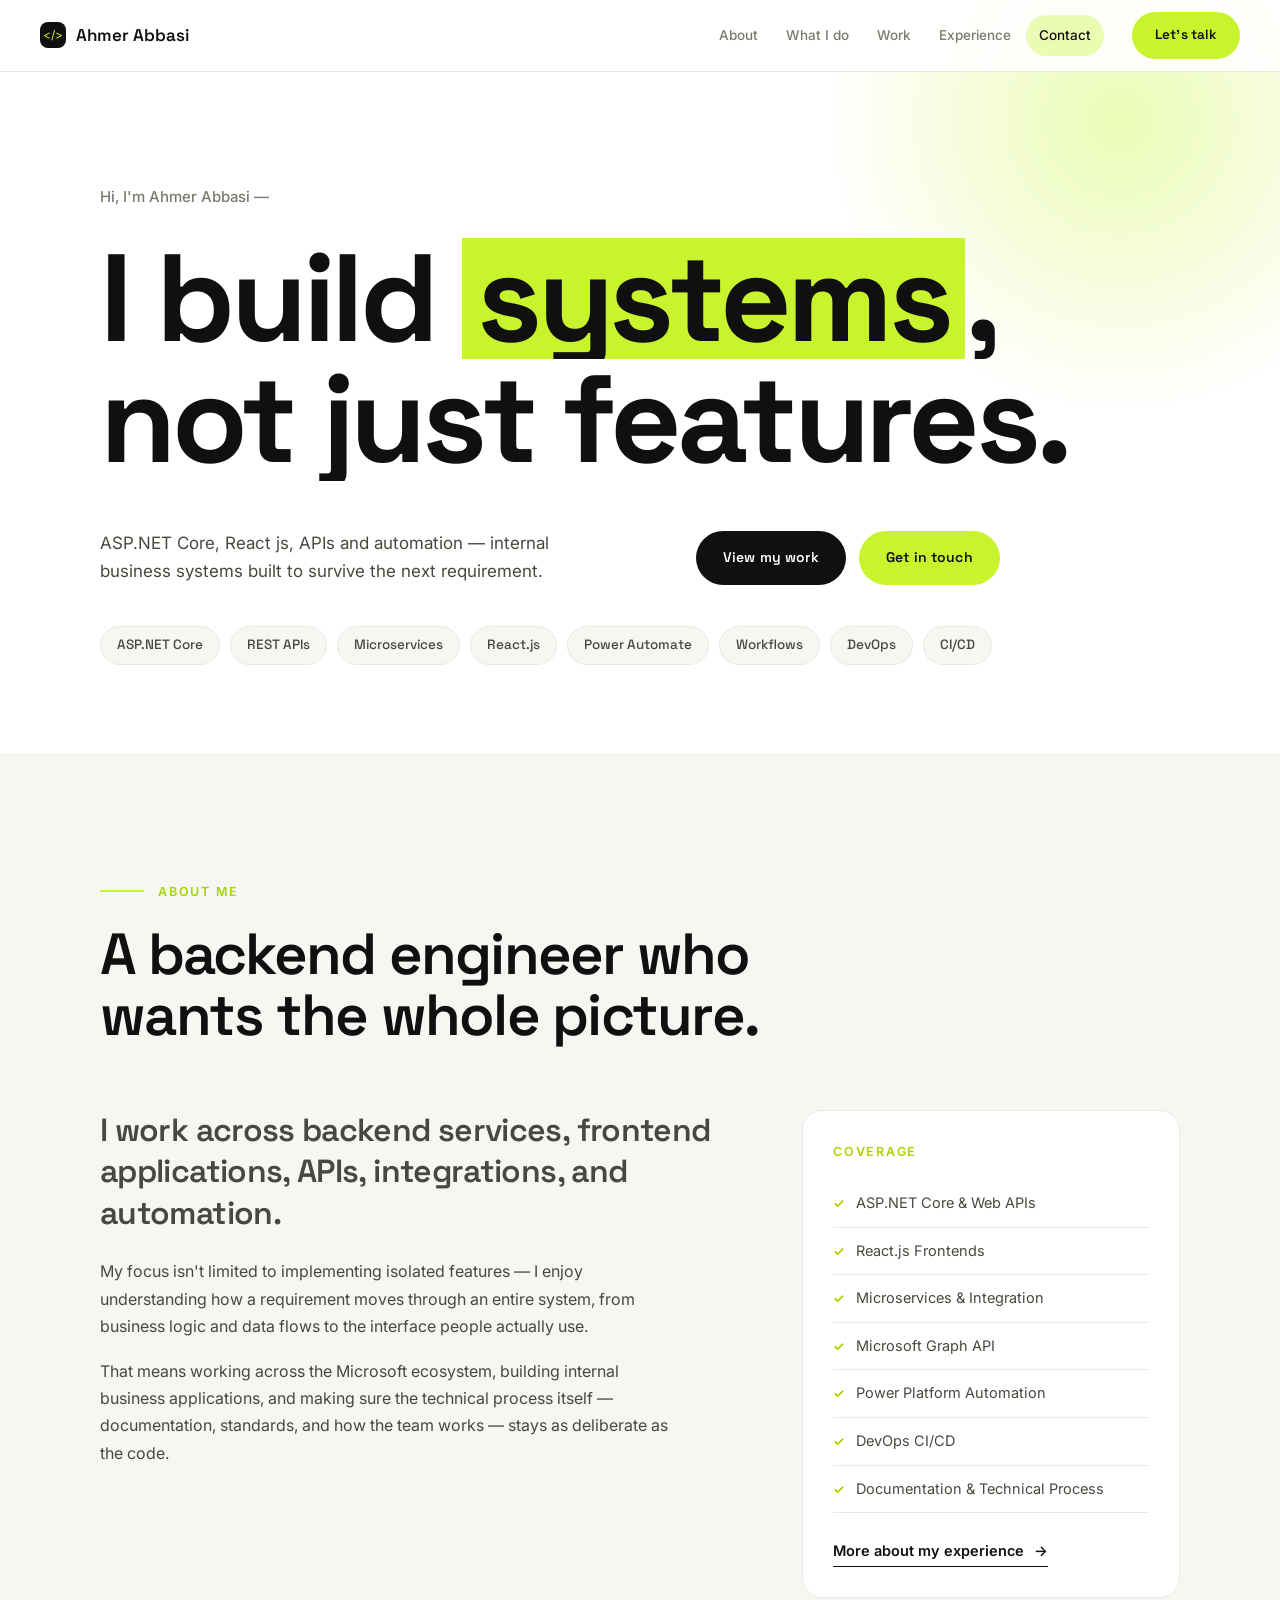
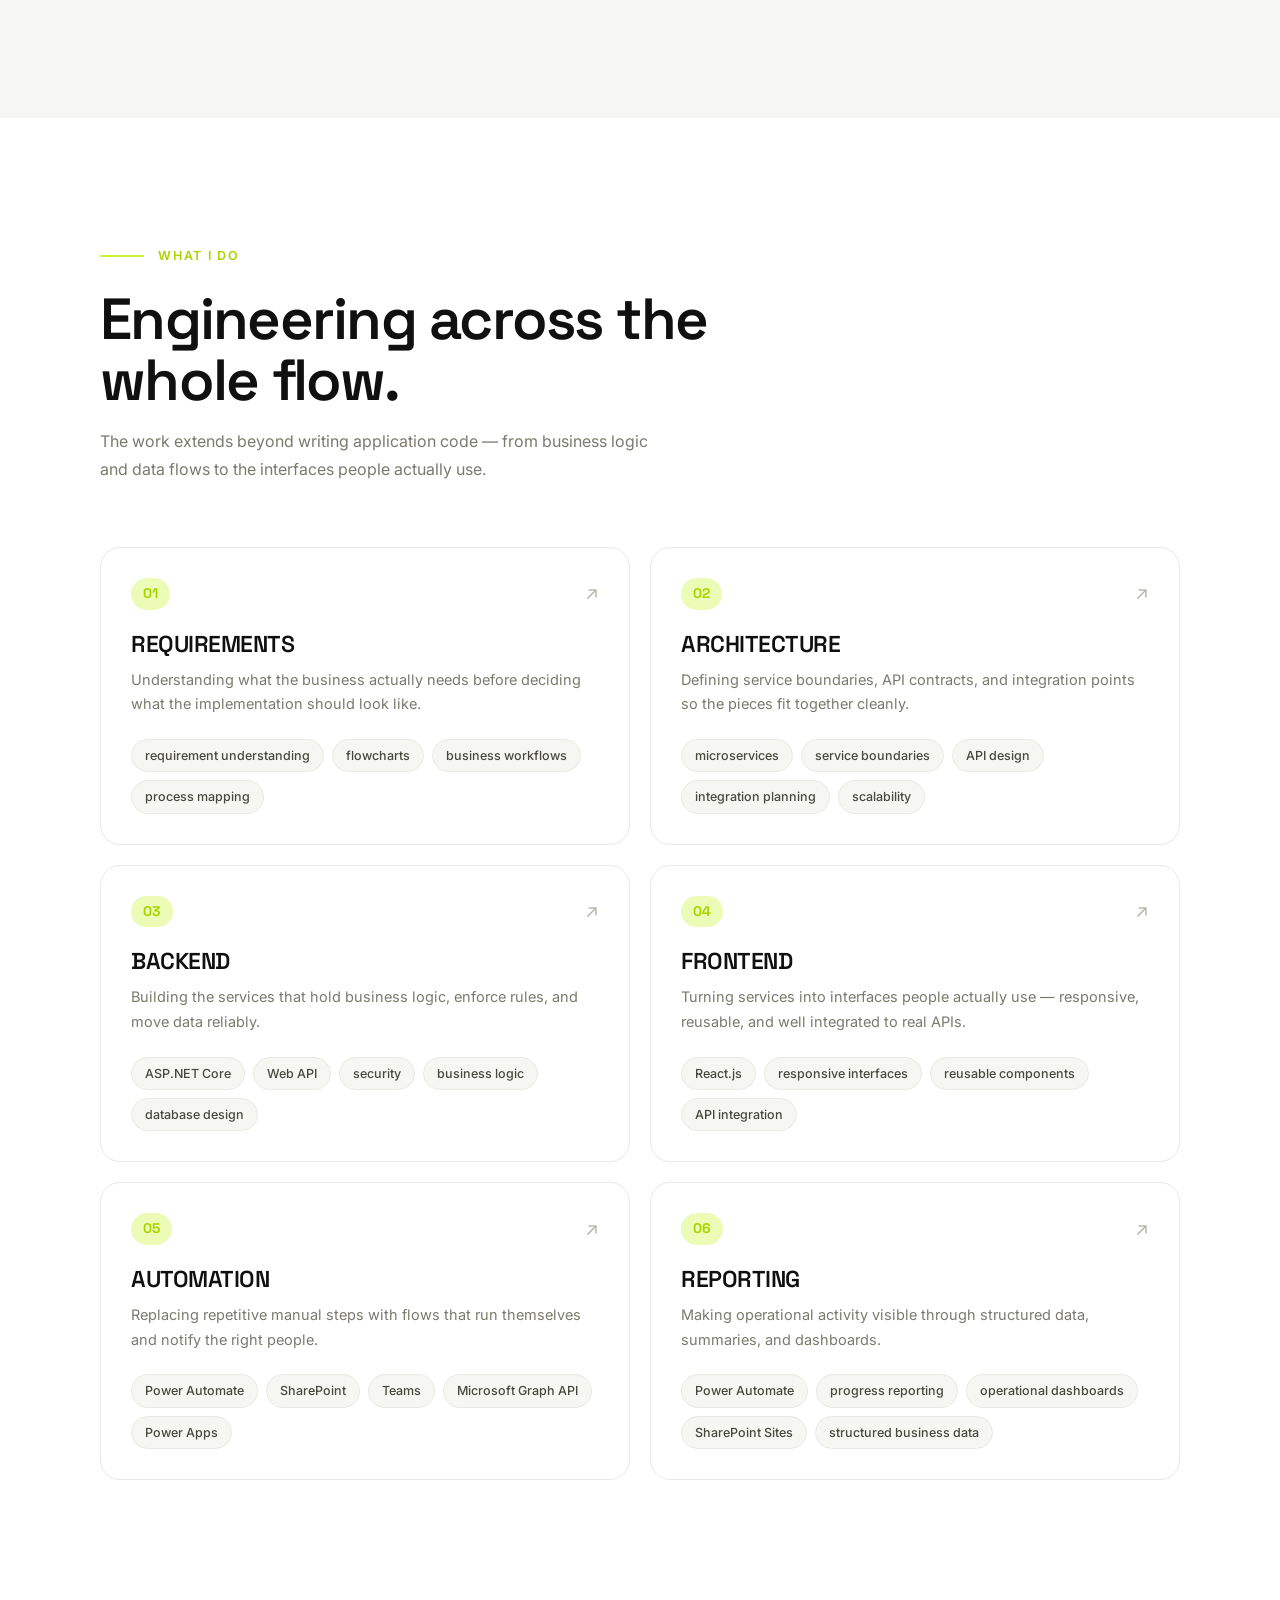
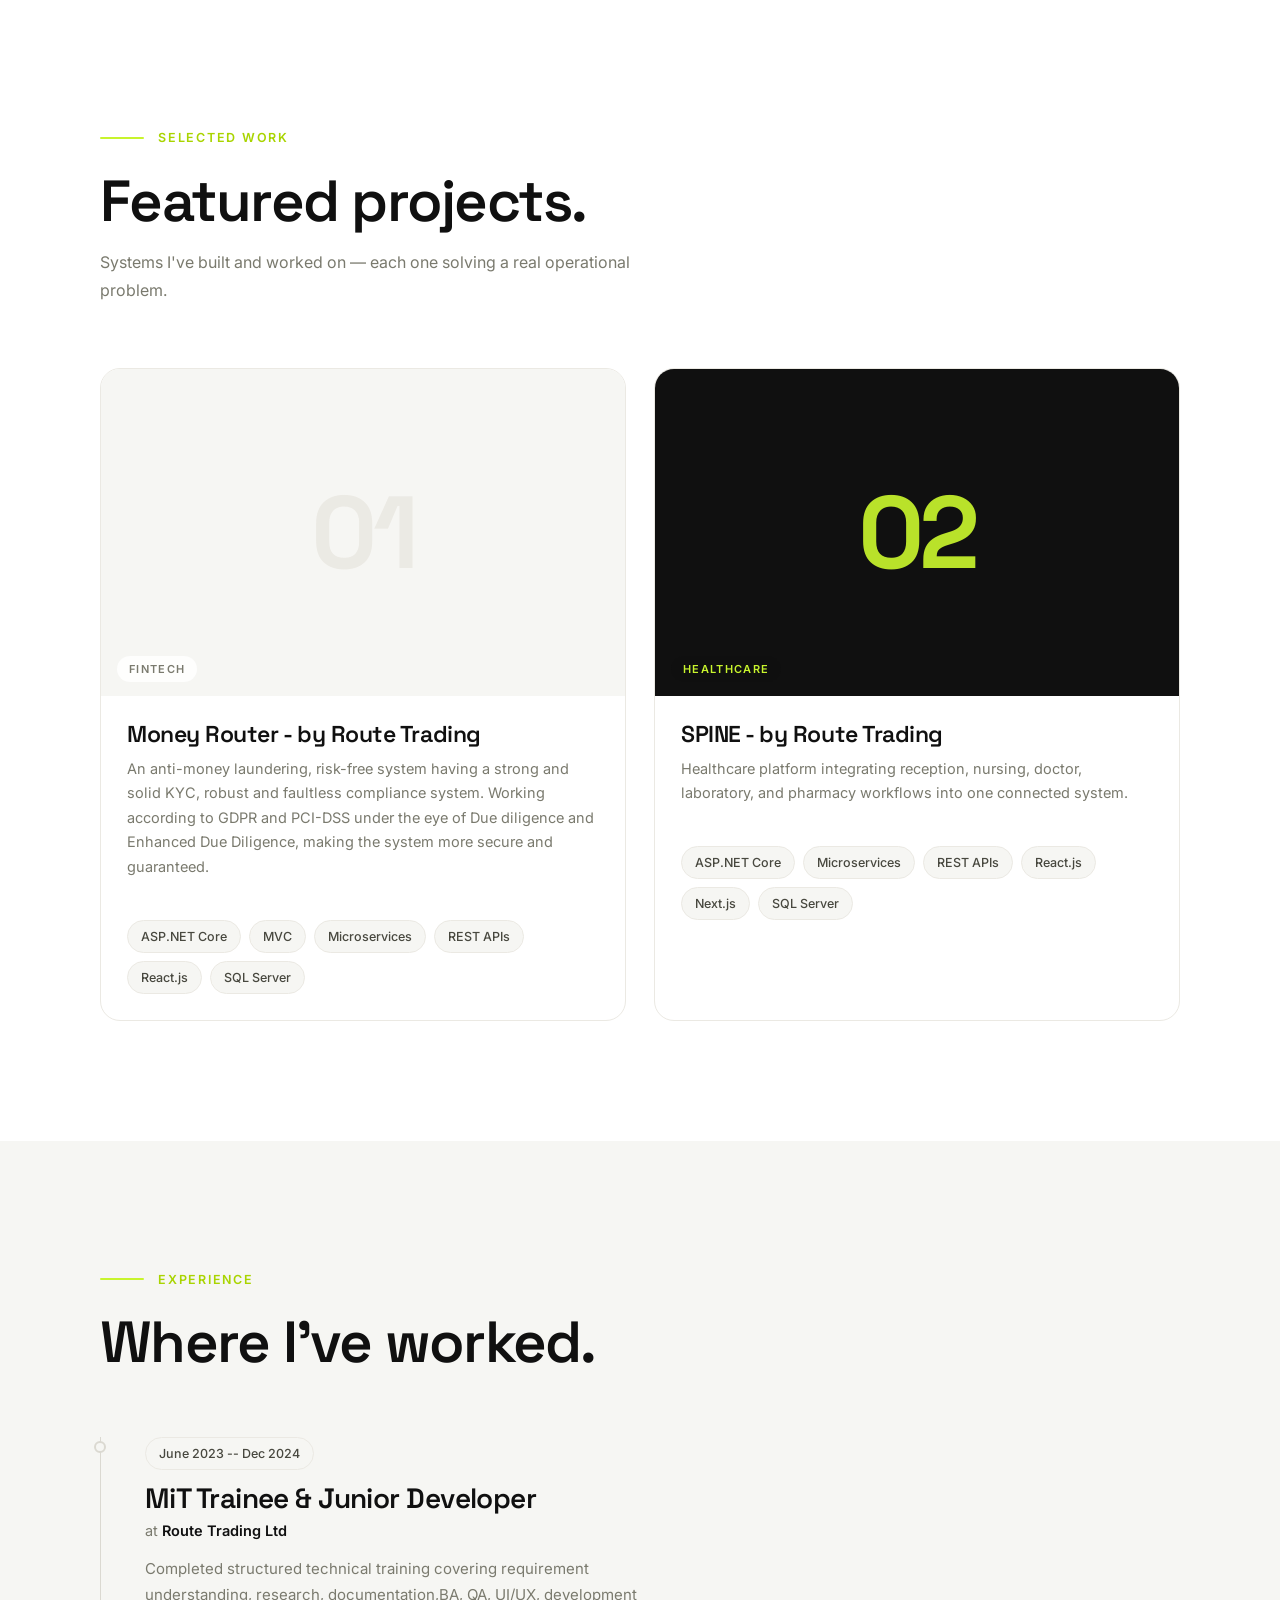
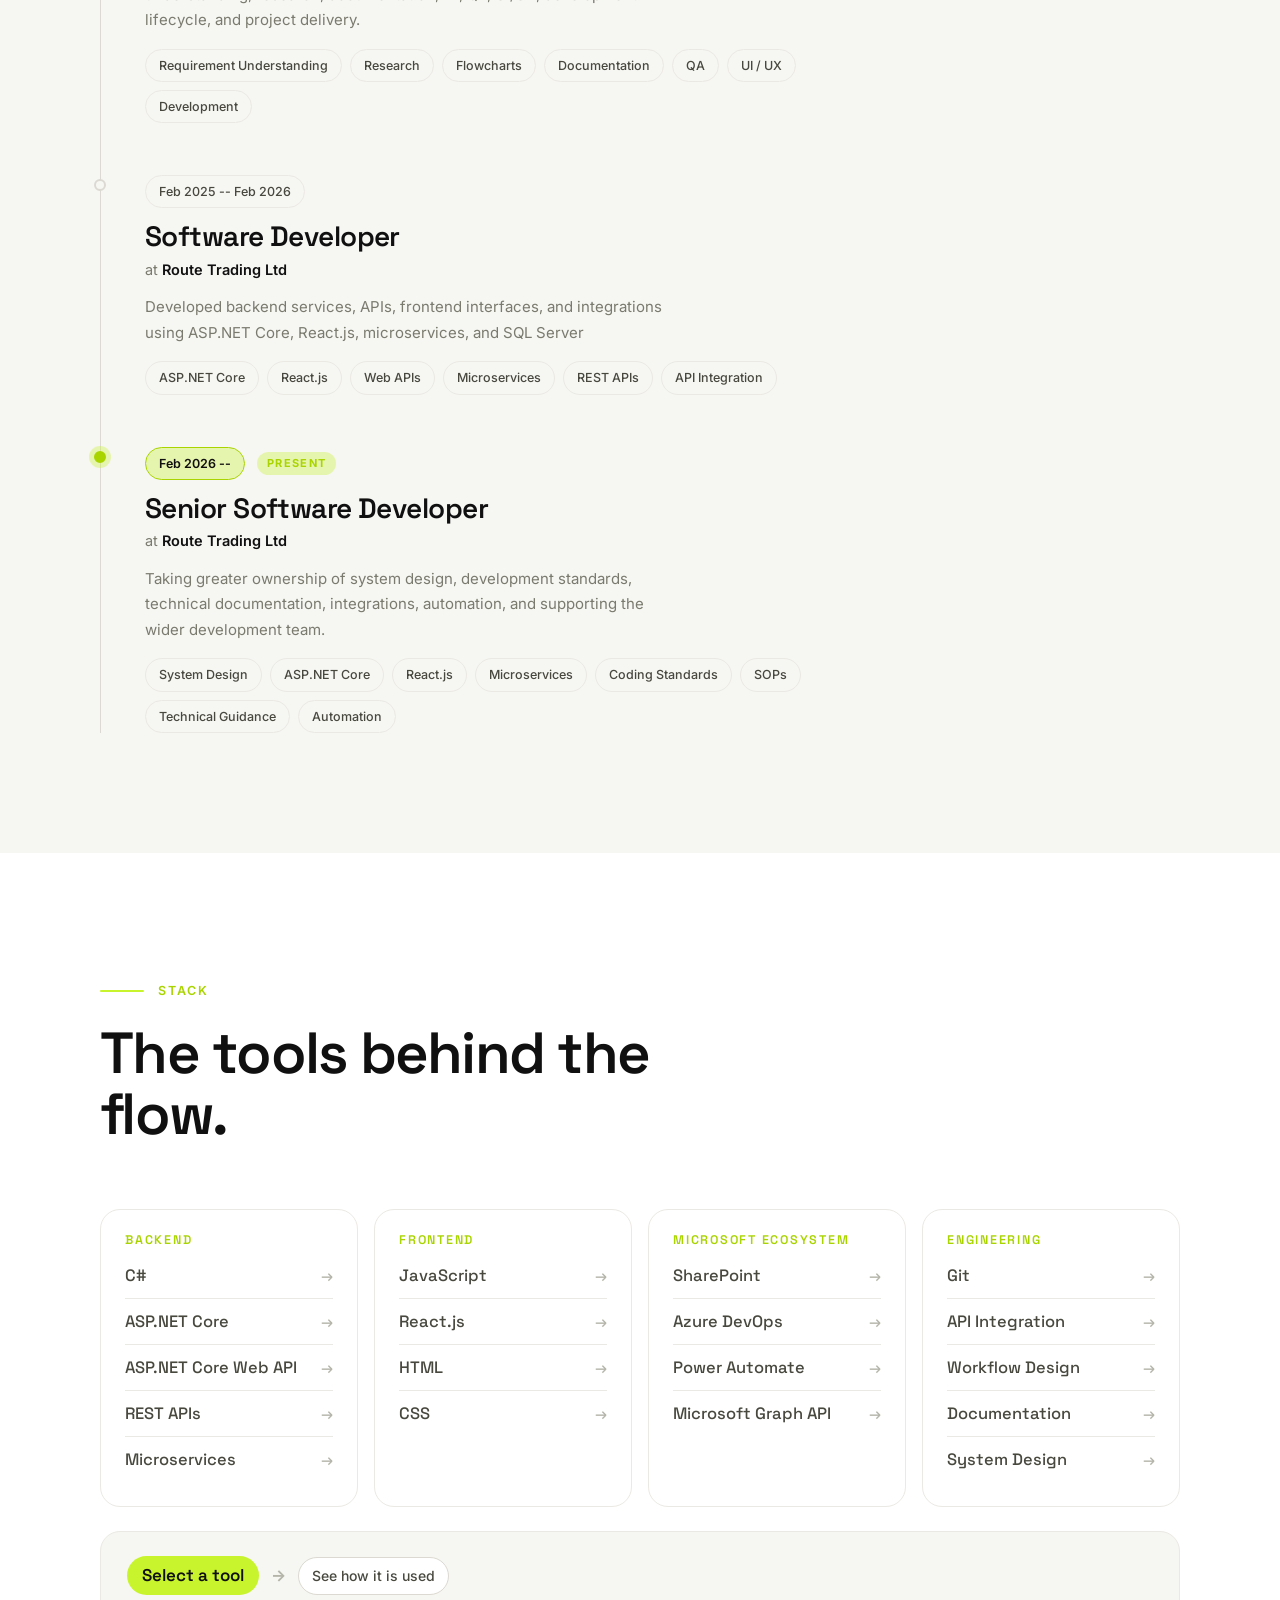
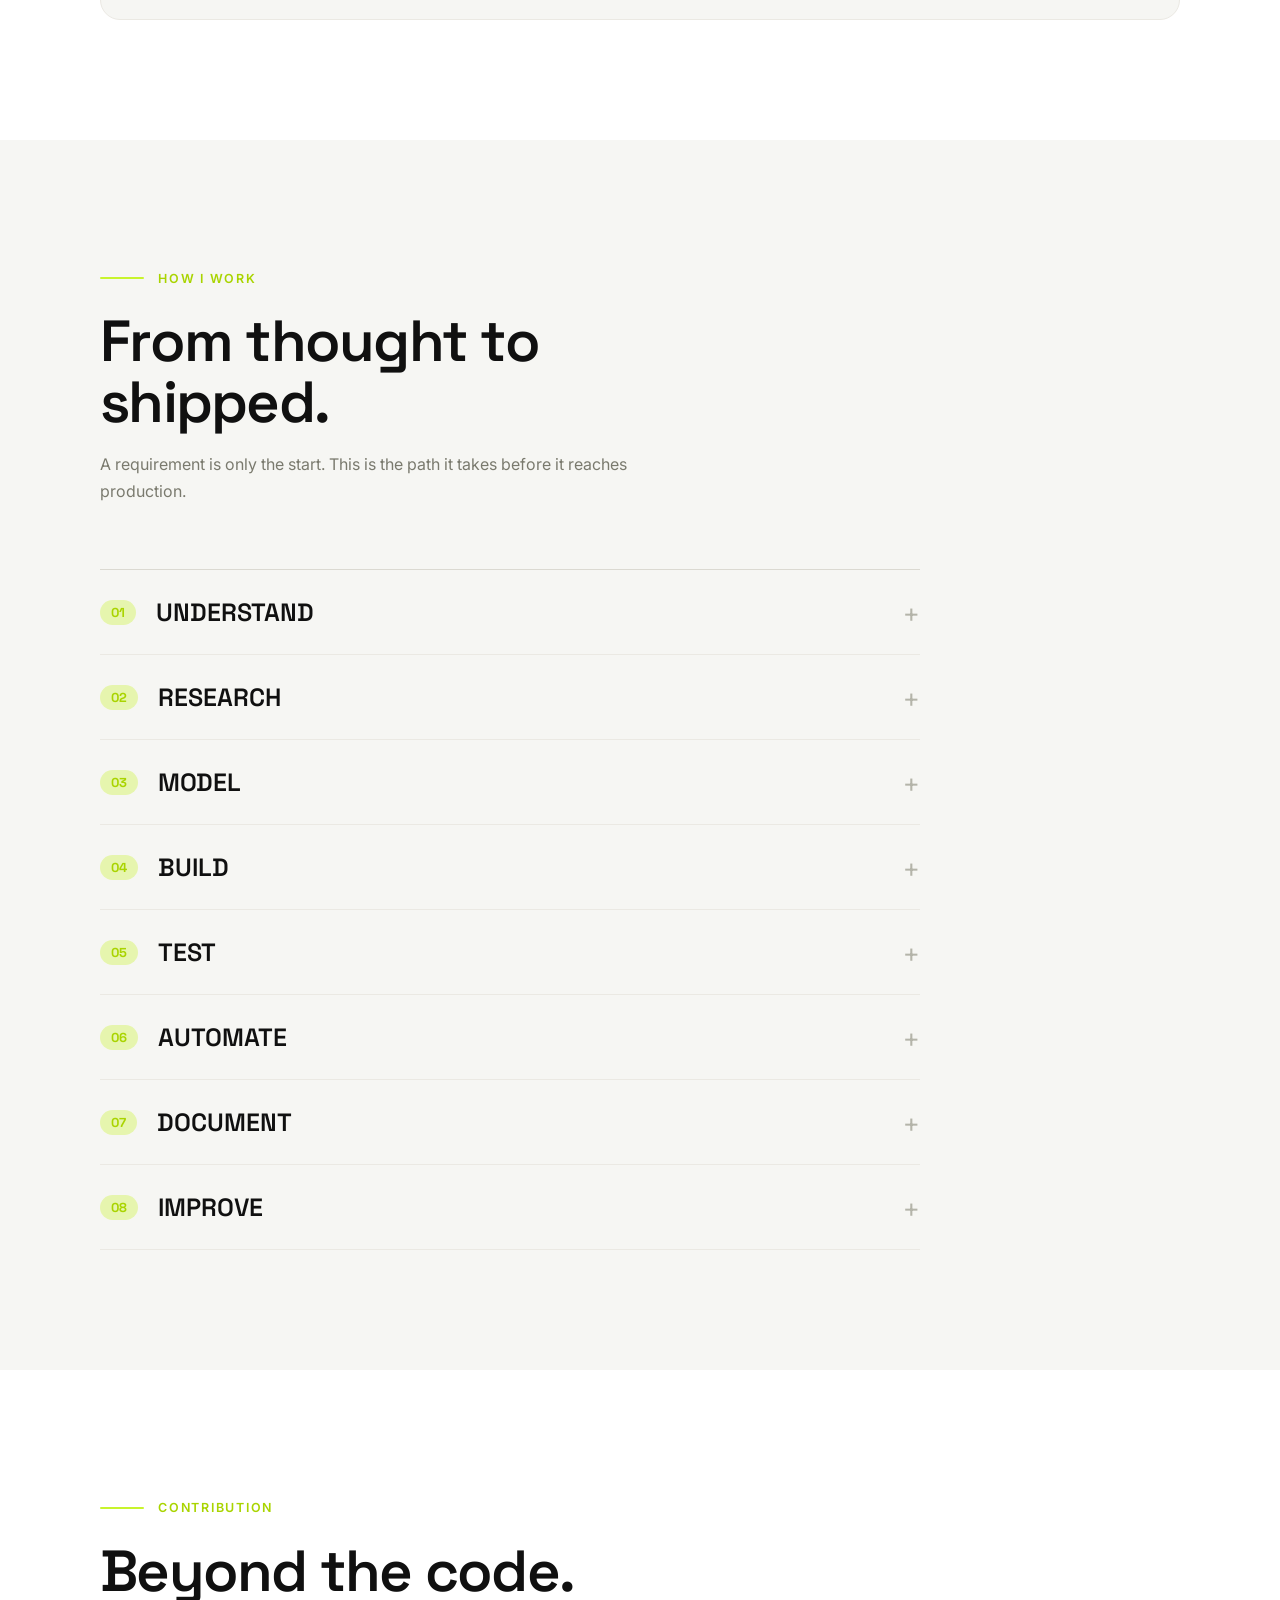
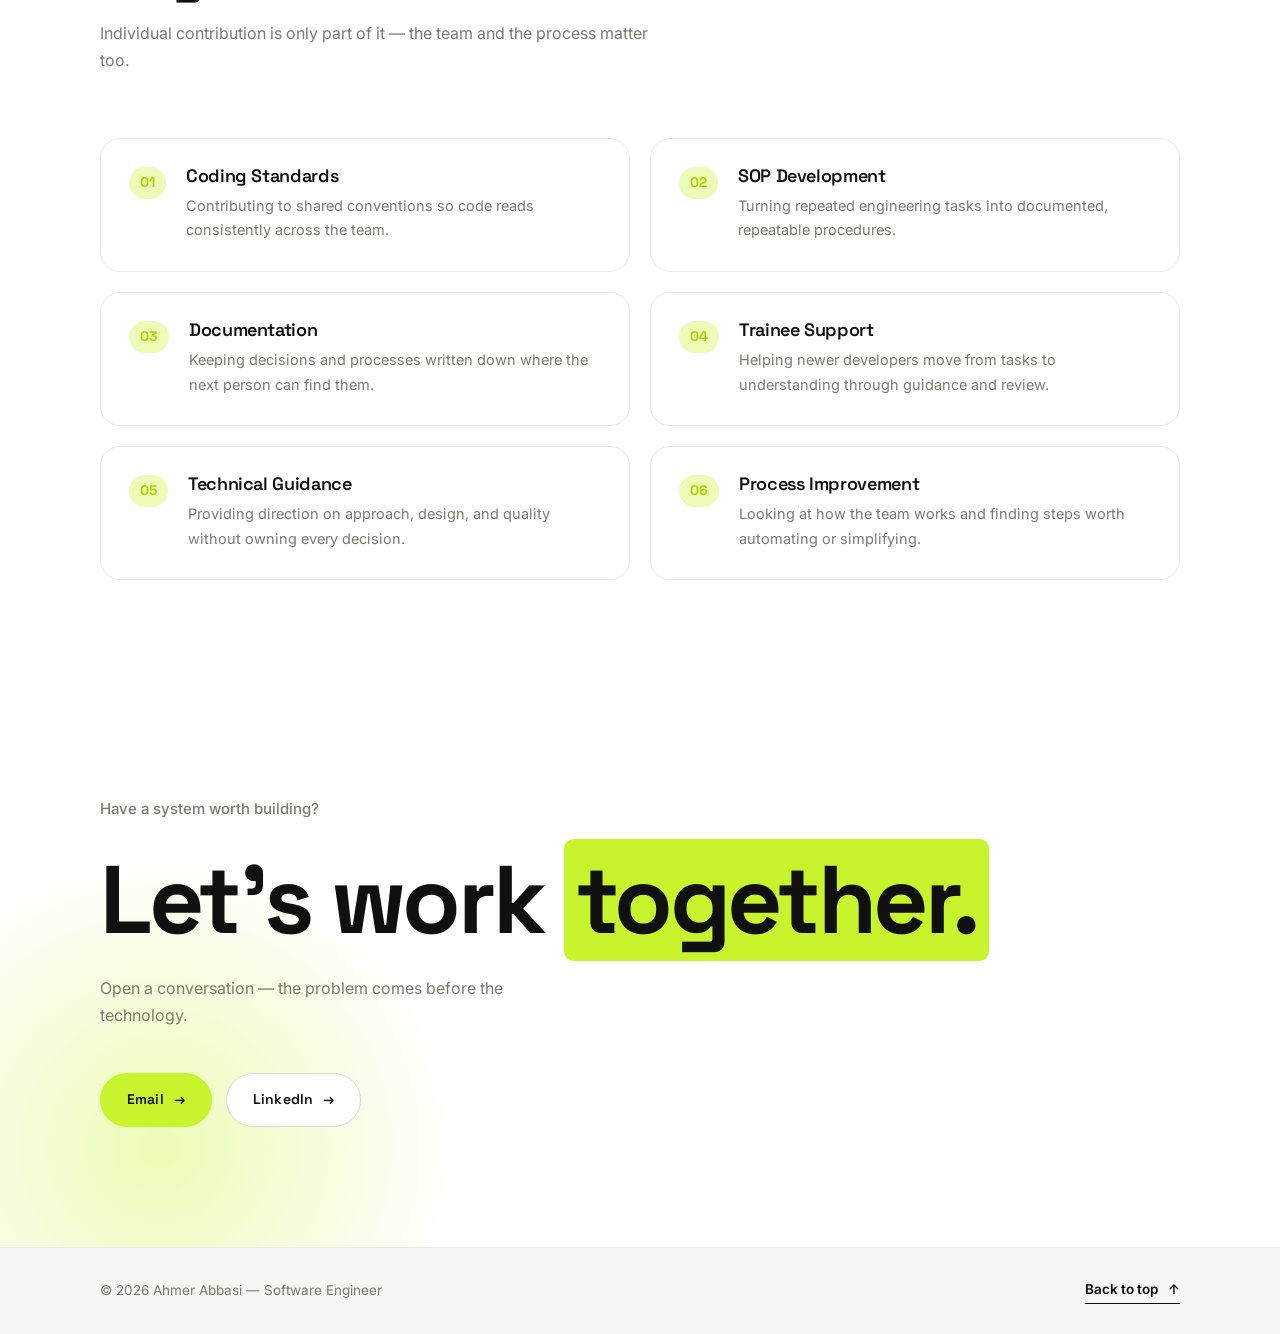
<file: index.html>
<!DOCTYPE html>
<html lang="en">
<head>
<meta charset="UTF-8">
<meta name="viewport" content="width=device-width, initial-scale=1.0">
<title>Ahmer Abbasi — Software Engineer | ASP.NET Core, React &amp; Systems</title>
<meta name="description" content="Ahmer Abbasi is a software engineer building backend services, React applications, automation workflows, and internal business systems.">
<meta name="theme-color" content="#FFFFFF">

<!-- Canonical URL is injected from js/data.js (single source of truth). -->
<link rel="canonical" href="">

<!-- Open Graph -->
<meta property="og:type" content="website">
<meta property="og:title" content="Ahmer Abbasi — Software Engineer | ASP.NET Core, React &amp; Systems">
<meta property="og:description" content="Software engineer building backend services, React applications, automation workflows, and internal business systems.">
<meta property="og:url" content="">
<meta property="og:site_name" content="Ahmer Abbasi">

<!-- Twitter -->
<meta name="twitter:card" content="summary">
<meta name="twitter:title" content="Ahmer Abbasi — Software Engineer | ASP.NET Core, React &amp; Systems">
<meta name="twitter:description" content="Software engineer building backend services, React applications, automation workflows, and internal business systems.">

<link rel="preconnect" href="https://fonts.googleapis.com">
<link rel="preconnect" href="https://fonts.gstatic.com" crossorigin>
<link href="https://fonts.googleapis.com/css2?family=Space+Grotesk:wght@400;500;600;700&family=Inter:wght@400;500;600&display=swap" rel="stylesheet">

<link rel="stylesheet" href="css/style.css">
<link rel="stylesheet" href="css/animations.css">
<link rel="stylesheet" href="css/responsive.css">
<noscript><style>.reveal{opacity:1!important;transform:none!important}.line-inner{transform:none!important}</style></noscript>
</head>
<body class="is-loading">

<a class="skip-link" href="#main">Skip to content</a>

<div class="scroll-progress" id="scroll-progress" aria-hidden="true"></div>

<!-- Header -->
<header class="site-header" id="site-header">
  <div class="container header-inner">
    <a class="brand" href="#hero" aria-label="Ahmer Abbasi — home">
      <span class="brand-mark" aria-hidden="true">&lt;/&gt;</span>
      <span class="brand-name">Ahmer Abbasi</span>
    </a>

    <nav class="site-nav" id="site-nav" aria-label="Primary">
      <ul class="nav-list">
        <li><a class="nav-link" href="#about">About</a></li>
        <li><a class="nav-link" href="#systems">What I do</a></li>
        <li><a class="nav-link" href="#projects">Work</a></li>
        <li><a class="nav-link" href="#experience">Experience</a></li>
        <li><a class="nav-link" href="#contact">Contact</a></li>
      </ul>
      <a class="pill pill-accent nav-cta" href="#contact">Let's talk</a>
    </nav>

    <button class="nav-toggle" id="nav-toggle" aria-expanded="false" aria-controls="site-nav">
      <span class="toggle-bar"></span>
      <span class="toggle-bar"></span>
      <span class="sr-only">Open menu</span>
    </button>
  </div>
</header>

<main id="main">

  <!-- ============ HERO ============ -->
  <section class="hero" id="hero" aria-label="Introduction">
    <div class="container">
      <p class="hero-greet reveal">Hi, I'm Ahmer Abbasi —</p>

      <h1 class="hero-title">
        <span class="line"><span class="line-inner">I build <mark>systems</mark>,</span></span>
        <span class="line"><span class="line-inner">not just features.</span></span>
      </h1>

      <div class="hero-row reveal">
        <p class="hero-sub">
          ASP.NET Core, React js, APIs and automation — internal business systems built to
          survive the next requirement.
        </p>
        <div class="hero-cta">
          <a class="pill pill-dark" href="#projects">View my work</a>
          <a class="pill pill-accent" href="#contact">Get in touch</a>
        </div>
      </div>

      <ul class="hero-pills reveal" aria-label="Core skills">
        <li>ASP.NET Core</li>
        <li>REST APIs</li>
        <li>Microservices</li>
        <li>React.js</li>
        <li>Power Automate</li>
        <li>Workflows</li>
        <li>DevOps</li>
        <li>CI/CD</li>
      </ul>
    </div>
  </section>

  <!-- ============ 01 ABOUT ============ -->
  <section class="section section-tint" id="about" aria-labelledby="about-title">
    <div class="container">
      <header class="section-head reveal">
        <p class="section-label"><span class="label-line"></span> About me</p>
        <h2 class="section-title" id="about-title">A backend engineer who wants the whole picture.</h2>
      </header>

      <div class="about-grid">
        <div class="about-main reveal">
          <p class="lead">
            I work across backend services, frontend applications, APIs, integrations, and automation.
          </p>
          <p>
            My focus isn't limited to implementing isolated features — I enjoy understanding how a
            requirement moves through an entire system, from business logic and data flows to the
            interface people actually use.
          </p>
          <p>
            That means working across the Microsoft ecosystem, building internal business applications,
            and making sure the technical process itself — documentation, standards, and how the team
            works — stays as deliberate as the code.
          </p>
        </div>

        <aside class="about-card reveal" aria-label="Coverage and contact">
          <p class="about-card-label">Coverage</p>
          <ul class="coverage-list">
            <li>ASP.NET Core &amp; Web APIs</li>
            <li>React.js Frontends</li>
            <li>Microservices &amp; Integration</li>
            <li>Microsoft Graph API</li>
            <li>Power Platform Automation</li>
            <li>DevOps CI/CD</li>
            <li>Documentation &amp; Technical Process</li>
          </ul>
          <div class="about-actions">
            <a class="text-link" href="#experience">More about my experience <span aria-hidden="true">→</span></a>
          </div>
        </aside>
      </div>
    </div>
  </section>

  <!-- ============ 02 WHAT I DO ============ -->
  <section class="section" id="systems" aria-labelledby="systems-title">
    <div class="container">
      <header class="section-head reveal">
        <p class="section-label"><span class="label-line"></span> What I do</p>
        <h2 class="section-title" id="systems-title">Engineering across the whole flow.</h2>
        <p class="section-intro">
          The work extends beyond writing application code — from business logic and data
          flows to the interfaces people actually use.
        </p>
      </header>
      <div class="services-grid" id="systems-grid">
        <!-- Service blocks rendered from js/data.js -->
      </div>
    </div>
  </section>


  <!-- ============ 03 WORK ============ -->
  <section class="section" id="projects" aria-labelledby="projects-title">
    <div class="container">
      <header class="section-head reveal">
        <p class="section-label"><span class="label-line"></span> Selected work</p>
        <h2 class="section-title" id="projects-title">Featured projects.</h2>
        <p class="section-intro">
          Systems I've built and worked on — each one solving a real operational problem.
        </p>
      </header>
      <div class="projects-grid" id="projects-grid">
        <!-- Project cards rendered from js/data.js -->
      </div>
    </div>
  </section>

  <!-- ============ 04 EXPERIENCE ============ -->
  <section class="section section-tint" id="experience" aria-labelledby="experience-title">
    <div class="container">
      <header class="section-head reveal">
        <p class="section-label"><span class="label-line"></span> Experience</p>
        <h2 class="section-title" id="experience-title">Where I've worked.</h2>
      </header>
      <ol class="timeline" id="experience-timeline">
        <!-- Timeline items rendered from js/data.js -->
      </ol>
    </div>
  </section>

  <!-- ============ 05 STACK ============ -->
  <section class="section" id="stack" aria-labelledby="stack-title">
    <div class="container">
      <header class="section-head reveal">
        <p class="section-label"><span class="label-line"></span> Stack</p>
        <h2 class="section-title" id="stack-title">The tools behind the flow.</h2>
      </header>
      <div class="stack-groups" id="stack-groups">
        <!-- Groups rendered from js/data.js -->
      </div>
      <div class="stack-flow" id="stack-flow" aria-live="polite">
        <!-- Hover/focus flow detail rendered from js/data.js -->
      </div>
    </div>
  </section>

  <!-- ============ 06 HOW I WORK ============ -->
  <section class="section section-tint" id="process" aria-labelledby="process-title">
    <div class="container">
      <header class="section-head reveal">
        <p class="section-label"><span class="label-line"></span> How I work</p>
        <h2 class="section-title" id="process-title">From thought to shipped.</h2>
        <p class="section-intro">
          A requirement is only the start. This is the path it takes before it reaches production.
        </p>
      </header>
      <ol class="faq" id="process-list">
        <!-- Stages rendered from js/data.js -->
      </ol>
    </div>
  </section>

  <!-- ============ 07 CONTRIBUTION ============ -->
  <section class="section" id="ownership" aria-labelledby="ownership-title">
    <div class="container">
      <header class="section-head reveal">
        <p class="section-label"><span class="label-line"></span> Contribution</p>
        <h2 class="section-title" id="ownership-title">Beyond the code.</h2>
        <p class="section-intro">
          Individual contribution is only part of it — the team and the process matter too.
        </p>
      </header>
      <div class="contrib-grid" id="ownership-grid">
        <!-- Ownership items rendered from js/data.js -->
      </div>
    </div>
  </section>

  <!-- ============ 09 CONTACT ============ -->
  <section class="section section-contact" id="contact" aria-labelledby="contact-title">
    <div class="container">
      <p class="hero-greet reveal">Have a system worth building?</p>
      <h2 class="contact-title reveal" id="contact-title">Let's work <mark>together.</mark></h2>
      <p class="contact-sub reveal">Open a conversation — the problem comes before the technology.</p>
      <div class="contact-links reveal" id="contact-links">
        <!-- Contact buttons rendered from js/data.js -->
      </div>
    </div>
  </section>

</main>

<footer class="site-footer">
  <div class="container footer-inner">
    <p class="footer-copy">© <span id="footer-year">2026</span> Ahmer Abbasi — Software Engineer</p>
    <a class="footer-top text-link" href="#hero">Back to top <span aria-hidden="true">↑</span></a>
  </div>
</footer>

<script src="js/data.js"></script>
<script src="js/main.js"></script>
<script src="js/animations.js"></script>
</body>
</html>
</file>
<file: css/style.css>
/* ============================================================
   style.css — Portavia-inspired portfolio (light, minimal, lime)
   ============================================================ */

/* ---------- Tokens ---------- */
:root {
  --bg: #FFFFFF;
  --bg-2: #F6F6F3;
  --ink: #101010;
  --ink-soft: #48483F;
  --muted: #7A7A6E;
  --faint: #B4B4A9;

  --line: #EBE9E3;
  --line-strong: #DBD9D1;

  --accent: #C8F42D;
  --accent-ink: #8FB800;
  --accent-deep: #A9D400;
  --accent-soft: rgba(200, 244, 45, 0.35);

  --font-display: "Space Grotesk", "Segoe UI", sans-serif;
  --font-body: "Inter", "Segoe UI", sans-serif;

  --header-h: 72px;
  --container: 1160px;
  --radius-lg: 20px;
  --radius-md: 14px;
  --radius-pill: 999px;

  --shadow: 0 20px 50px -22px rgba(16, 16, 16, 0.18);
  --ease: cubic-bezier(0.22, 1, 0.36, 1);
}

/* ---------- Base ---------- */
*,
*::before,
*::after {
  box-sizing: border-box;
}

html {
  scroll-behavior: smooth;
  scroll-padding-top: calc(var(--header-h) + 20px);
}

body {
  margin: 0;
  background: var(--bg);
  color: var(--ink);
  font-family: var(--font-body);
  font-size: 16px;
  line-height: 1.7;
  -webkit-font-smoothing: antialiased;
  overflow-x: hidden;
}

img,
svg {
  display: block;
  max-width: 100%;
}

a {
  color: inherit;
  text-decoration: none;
}

button {
  font-family: inherit;
  color: inherit;
  background: none;
  border: 0;
  padding: 0;
  cursor: pointer;
}

ul,
ol {
  margin: 0;
  padding: 0;
  list-style: none;
}

h1,
h2,
h3,
h4,
p {
  margin: 0;
}

h1,
h2,
h3,
h4 {
  font-family: var(--font-display);
  font-weight: 600;
  line-height: 1.05;
  letter-spacing: -0.02em;
}

mark {
  background: var(--accent);
  color: var(--ink);
  padding: 0 0.12em;
  border-radius: 0.1em;
  font-weight: 700;
}

::selection {
  background: var(--ink);
  color: var(--accent);
}

::-webkit-scrollbar {
  width: 10px;
}
::-webkit-scrollbar-track {
  background: var(--bg);
}
::-webkit-scrollbar-thumb {
  background: var(--line-strong);
  border-radius: 8px;
  border: 2px solid var(--bg);
}

.container {
  width: 100%;
  max-width: var(--container);
  margin: 0 auto;
  padding: 0 40px;
}

.sr-only {
  position: absolute;
  width: 1px;
  height: 1px;
  padding: 0;
  margin: -1px;
  overflow: hidden;
  clip: rect(0 0 0 0);
  white-space: nowrap;
  border: 0;
}

.skip-link {
  position: fixed;
  top: -60px;
  left: 16px;
  z-index: 300;
  padding: 10px 16px;
  background: var(--ink);
  color: var(--accent);
  font-weight: 600;
  border-radius: var(--radius-pill);
  transition: top 0.2s var(--ease);
}

.skip-link:focus {
  top: 12px;
}

/* ---------- Scroll progress ---------- */
.scroll-progress {
  position: fixed;
  top: 0;
  left: 0;
  right: 0;
  height: 3px;
  z-index: 260;
  background: var(--accent-deep);
  transform-origin: left;
  transform: scaleX(0);
}

/* ---------- Pills ---------- */
.pill {
  display: inline-flex;
  align-items: center;
  justify-content: center;
  gap: 10px;
  padding: 14px 26px;
  border-radius: var(--radius-pill);
  font-family: var(--font-display);
  font-size: 14px;
  font-weight: 600;
  letter-spacing: 0.01em;
  border: 1px solid transparent;
  transition: transform 0.2s var(--ease), background 0.2s var(--ease),
    color 0.2s var(--ease), border-color 0.2s var(--ease), box-shadow 0.2s var(--ease);
  will-change: transform;
  white-space: nowrap;
}

.pill:hover {
  transform: translateY(-2px);
}

.pill-dark {
  background: var(--ink);
  color: #fff;
}

.pill-dark:hover {
  background: var(--accent);
  color: var(--ink);
  box-shadow: 0 14px 30px -14px rgba(16, 16, 16, 0.4);
}

.pill-accent {
  background: var(--accent);
  color: var(--ink);
}

.pill-accent:hover {
  background: var(--ink);
  color: var(--accent);
  box-shadow: 0 14px 30px -14px rgba(16, 16, 16, 0.4);
}

.pill-ghost {
  background: var(--bg);
  color: var(--ink);
  border-color: var(--line-strong);
}

.pill-ghost:hover {
  border-color: var(--ink);
  box-shadow: 0 14px 30px -16px rgba(16, 16, 16, 0.25);
}

/* ---------- Tags ---------- */
.tag {
  display: inline-block;
  font-size: 12.5px;
  font-weight: 500;
  color: var(--ink-soft);
  background: var(--bg-2);
  border: 1px solid var(--line);
  border-radius: var(--radius-pill);
  padding: 5px 13px;
  white-space: nowrap;
}

.tag-accent {
  background: var(--accent-soft);
  border-color: var(--accent-deep);
  color: var(--ink);
  font-weight: 600;
}

/* ---------- Text link ---------- */
.text-link {
  display: inline-flex;
  align-items: center;
  gap: 10px;
  font-weight: 600;
  font-size: 14.5px;
  color: var(--ink);
  border-bottom: 1.5px solid var(--ink);
  padding-bottom: 2px;
  transition: color 0.2s var(--ease), border-color 0.2s var(--ease);
}

.text-link span {
  transition: transform 0.2s var(--ease);
}

.text-link:hover {
  color: var(--accent-deep);
  border-color: var(--accent-deep);
}

.text-link:hover span {
  transform: translateX(3px);
}

/* ============================================================
   HEADER
   ============================================================ */
.site-header {
  position: fixed;
  top: 0;
  left: 0;
  right: 0;
  height: var(--header-h);
  z-index: 250;
  background: rgba(255, 255, 255, 0.9);
  backdrop-filter: blur(12px);
  -webkit-backdrop-filter: blur(12px);
  border-bottom: 1px solid var(--line);
}

.header-inner {
  display: flex;
  align-items: center;
  justify-content: space-between;
  gap: 24px;
  height: 100%;
  max-width: 1440px;
}

.brand {
  display: inline-flex;
  align-items: center;
  gap: 10px;
  white-space: nowrap;
}

.brand-mark {
  width: 26px;
  height: 26px;
  display: grid;
  place-items: center;
  background: var(--ink);
  color: var(--accent);
  border-radius: 8px;
  font-size: 12px;
}

.brand-name {
  font-family: var(--font-display);
  font-weight: 600;
  font-size: 17px;
}

.site-nav {
  display: flex;
  align-items: center;
  gap: 28px;
}

.nav-list {
  display: flex;
  align-items: center;
  gap: 2px;
}

.nav-link {
  display: flex;
  align-items: baseline;
  gap: 6px;
  padding: 9px 13px;
  font-size: 13.5px;
  font-weight: 500;
  color: var(--muted);
  border-radius: var(--radius-pill);
  transition: color 0.2s var(--ease), background 0.2s var(--ease);
  white-space: nowrap;
}

.nav-link .nav-num {
  font-size: 10.5px;
  color: var(--faint);
  font-weight: 600;
  transition: color 0.2s var(--ease);
}

.nav-link:hover {
  color: var(--ink);
  background: var(--bg-2);
}

.nav-link.is-active {
  color: var(--ink);
  background: var(--accent-soft);
}

.nav-link.is-active .nav-num {
  color: var(--accent-deep);
}

.nav-cta {
  padding: 11px 22px;
  font-size: 13.5px;
}

/* ---------- Mobile nav toggle ---------- */
.nav-toggle {
  display: none;
  flex-direction: column;
  gap: 5px;
  padding: 10px;
}

.toggle-bar {
  display: block;
  width: 20px;
  height: 2.5px;
  background: var(--ink);
  border-radius: 2px;
  transition: transform 0.3s var(--ease), opacity 0.2s var(--ease);
}

.nav-toggle[aria-expanded="true"] .toggle-bar:nth-child(1) {
  transform: translateY(7.5px) rotate(45deg);
}

.nav-toggle[aria-expanded="true"] .toggle-bar:nth-child(2) {
  opacity: 0;
}

/* ============================================================
   HERO
   ============================================================ */
.hero {
  padding: calc(var(--header-h) + 112px) 0 88px;
  position: relative;
  overflow: hidden;
}

.hero::before {
  content: "";
  position: absolute;
  top: -200px;
  right: -160px;
  width: 640px;
  height: 640px;
  background: radial-gradient(circle, var(--accent-soft), transparent 65%);
  pointer-events: none;
}

.hero-greet {
  font-size: 15px;
  font-weight: 500;
  color: var(--muted);
  margin-bottom: 28px;
}

.hero-title {
  font-size: clamp(54px, 10vw, 124px);
  line-height: 0.98;
  font-weight: 700;
  letter-spacing: -0.035em;
}

.hero-title .line {
  display: block;
  overflow: hidden;
}

.hero-title .line-inner {
  display: block;
}

.hero-row {
  display: flex;
  align-items: center;
  justify-content: space-between;
  gap: 40px;
  margin-top: 48px;
  max-width: 900px;
}

.hero-sub {
  color: var(--ink-soft);
  font-size: 17px;
  max-width: 46ch;
}

.hero-cta {
  display: flex;
  gap: 14px;
  flex-shrink: 0;
}

.hero-pills {
  display: flex;
  flex-wrap: wrap;
  gap: 10px;
  margin-top: 40px;
}

.hero-pills li {
  font-family: var(--font-display);
  font-size: 13.5px;
  font-weight: 500;
  color: var(--ink-soft);
  background: var(--bg-2);
  border: 1px solid var(--line);
  border-radius: var(--radius-pill);
  padding: 7px 16px;
}

/* ============================================================
   MARQUEE
   ============================================================ */
.marquee {
  overflow: hidden;
  border-top: 1px solid var(--line);
  border-bottom: 1px solid var(--line);
  background: var(--bg);
  padding: 18px 0;
}

.marquee-track {
  display: flex;
  width: max-content;
  animation: marquee-scroll 36s linear infinite;
}

.marquee-track span {
  font-family: var(--font-display);
  font-size: 15px;
  font-weight: 600;
  letter-spacing: 0.06em;
  color: var(--ink);
  white-space: nowrap;
}

.marquee-track em {
  font-style: normal;
  color: var(--accent-deep);
  margin: 0 24px;
}

/* ============================================================
   SECTIONS
   ============================================================ */
.section {
  padding: 120px 0;
}

.section-tint {
  background: var(--bg-2);
}

.section-head {
  max-width: 860px;
  margin-bottom: 64px;
}

.section-label {
  display: inline-flex;
  align-items: center;
  gap: 14px;
  font-size: 12.5px;
  font-weight: 600;
  letter-spacing: 0.14em;
  text-transform: uppercase;
  color: var(--accent-deep);
  margin-bottom: 22px;
}

.label-line {
  width: 44px;
  height: 2px;
  background: var(--accent);
  border-radius: 2px;
}

.section-title {
  font-size: clamp(34px, 5vw, 58px);
  letter-spacing: -0.03em;
  max-width: 18ch;
}

.section-intro {
  color: var(--muted);
  font-size: 16px;
  max-width: 56ch;
  margin-top: 18px;
}

/* ============================================================
   01 — WHAT I DO
   ============================================================ */
.services-grid {
  display: grid;
  grid-template-columns: repeat(2, 1fr);
  gap: 20px;
}

.service-card {
  border: 1px solid var(--line);
  border-radius: var(--radius-lg);
  background: var(--bg);
  padding: 30px;
  transition: border-color 0.25s var(--ease), box-shadow 0.25s var(--ease), transform 0.25s var(--ease);
}

.service-card:hover {
  border-color: var(--line-strong);
  box-shadow: var(--shadow);
  transform: translateY(-4px);
}

.service-top {
  display: flex;
  align-items: center;
  justify-content: space-between;
  margin-bottom: 22px;
}

.service-num {
  font-family: var(--font-display);
  font-size: 14px;
  font-weight: 700;
  color: var(--accent-deep);
  background: var(--accent-soft);
  border-radius: var(--radius-pill);
  padding: 4px 12px;
}

.service-arrow {
  font-size: 18px;
  color: var(--faint);
  transition: color 0.25s var(--ease), transform 0.25s var(--ease);
}

.service-card:hover .service-arrow {
  color: var(--ink);
  transform: translate(3px, -3px);
}

.service-title {
  font-size: 23px;
  margin-bottom: 12px;
}

.service-desc {
  color: var(--muted);
  font-size: 14.5px;
  line-height: 1.7;
  margin-bottom: 22px;
}

.service-tags {
  display: flex;
  flex-wrap: wrap;
  gap: 8px;
}

/* ============================================================
   02 — ABOUT
   ============================================================ */
.about-grid {
  display: grid;
  grid-template-columns: 1.25fr 0.75fr;
  gap: 72px;
  align-items: start;
}

.about-main .lead {
  font-family: var(--font-display);
  font-size: clamp(24px, 3vw, 32px);
  font-weight: 600;
  line-height: 1.3;
  letter-spacing: -0.02em;
  margin-bottom: 24px;
}

.about-main p {
  color: var(--ink-soft);
  margin-bottom: 18px;
  max-width: 58ch;
}

.about-card {
  background: var(--bg);
  border: 1px solid var(--line);
  border-radius: var(--radius-lg);
  padding: 30px;
}

.about-card-label {
  font-size: 12.5px;
  font-weight: 600;
  letter-spacing: 0.14em;
  text-transform: uppercase;
  color: var(--accent-deep);
  margin-bottom: 18px;
}

.coverage-list {
  margin-bottom: 24px;
}

.coverage-list li {
  display: flex;
  align-items: baseline;
  gap: 12px;
  padding: 11px 0;
  border-bottom: 1px solid var(--line);
  font-size: 14.5px;
  color: var(--ink-soft);
}

.coverage-list li::before {
  content: "✓";
  color: var(--accent-deep);
  font-weight: 700;
  font-size: 13px;
}

/* ============================================================
   03 — WORK
   ============================================================ */
.projects-grid {
  display: grid;
  grid-template-columns: repeat(2, 1fr);
  gap: 28px;
}

.project-card {
  border: 1px solid var(--line);
  border-radius: var(--radius-lg);
  background: var(--bg);
  overflow: hidden;
  cursor: pointer;
  transition: border-color 0.25s var(--ease), box-shadow 0.25s var(--ease), transform 0.25s var(--ease);
}

.project-card:hover,
.project-card:focus-visible,
.project-card.is-expanded {
  border-color: var(--line-strong);
  box-shadow: var(--shadow);
  transform: translateY(-4px);
}

.project-card:focus-visible {
  outline: 2px solid var(--accent);
  outline-offset: 2px;
}

.project-cover {
  position: relative;
  aspect-ratio: 16 / 10;
  background: var(--ink);
  display: flex;
  align-items: center;
  justify-content: center;
  overflow: hidden;
}

.project-card:nth-child(odd) .project-cover {
  background: var(--bg-2);
}

.project-card:nth-child(odd) .cover-num {
  color: var(--line);
}

.cover-num {
  font-family: var(--font-display);
  font-size: clamp(64px, 8vw, 104px);
  font-weight: 700;
  letter-spacing: -0.04em;
  color: var(--accent);
  opacity: 0.92;
  transition: transform 0.3s var(--ease);
}

.project-cover::after {
  content: "";
  position: absolute;
  inset: 0;
  background: radial-gradient(320px circle at 80% 20%, var(--accent-soft), transparent 65%);
  opacity: 0;
  transition: opacity 0.3s var(--ease);
}

.project-card:hover .cover-num {
  transform: scale(1.06);
}

.project-card:hover .project-cover::after {
  opacity: 1;
}

.cover-cat {
  position: absolute;
  left: 16px;
  bottom: 14px;
  font-size: 11px;
  font-weight: 600;
  letter-spacing: 0.12em;
  text-transform: uppercase;
  color: var(--muted);
  background: rgba(255, 255, 255, 0.85);
  border-radius: var(--radius-pill);
  padding: 4px 12px;
}

.project-card:nth-child(even) .cover-cat {
  background: rgba(16, 16, 16, 0.85);
  color: var(--accent);
}

.project-info {
  padding: 26px;
}

.project-title {
  font-size: 23px;
  margin-bottom: 10px;
}

.project-short {
  color: var(--muted);
  font-size: 14.5px;
  line-height: 1.7;
  margin-bottom: 20px;
}

.project-details {
  max-height: 0;
  opacity: 0;
  overflow: hidden;
  margin-top: 0;
  transition: max-height 0.35s var(--ease), opacity 0.25s var(--ease), margin 0.25s var(--ease);
}

.project-card:hover .project-details,
.project-card:focus-within .project-details,
.project-card.is-expanded .project-details {
  max-height: 420px;
  opacity: 1;
  margin-top: 18px;
}

.project-detail {
  margin-bottom: 14px;
}

.project-detail:last-child {
  margin-bottom: 0;
}

.project-detail-label {
  display: block;
  margin-bottom: 6px;
  font-size: 11px;
  font-weight: 700;
  letter-spacing: 0.12em;
  text-transform: uppercase;
  color: var(--accent-deep);
}

.project-detail p {
  margin: 0;
  font-size: 13.5px;
  line-height: 1.65;
  color: var(--ink-soft);
}

.project-tech {
  display: flex;
  flex-wrap: wrap;
  gap: 8px;
  margin-top: 20px;
}

/* ============================================================
   04 — EXPERIENCE
   ============================================================ */
.timeline {
  position: relative;
  max-width: 760px;
}

.timeline-item {
  position: relative;
  padding: 0 0 52px 44px;
  border-left: 1.5px solid var(--line-strong);
}

.timeline-item:last-child {
  padding-bottom: 0;
}

.tl-dot {
  position: absolute;
  left: -7px;
  top: 4px;
  width: 12px;
  height: 12px;
  border-radius: 50%;
  background: var(--bg-2);
  border: 2px solid var(--line-strong);
}

.timeline-item.is-head .tl-dot {
  background: var(--accent-deep);
  border-color: var(--accent-deep);
  box-shadow: 0 0 0 5px var(--accent-soft);
}

.tl-meta {
  display: flex;
  align-items: center;
  gap: 12px;
  margin-bottom: 14px;
}

.tl-now {
  font-size: 11px;
  font-weight: 700;
  letter-spacing: 0.12em;
  text-transform: uppercase;
  color: var(--accent-deep);
  background: var(--accent-soft);
  border-radius: var(--radius-pill);
  padding: 2px 10px;
}

.tl-role {
  font-size: clamp(22px, 2.8vw, 28px);
  margin-bottom: 6px;
}

.tl-org {
  font-size: 14.5px;
  font-weight: 600;
  color: var(--ink);
  margin-bottom: 12px;
}

.tl-org::before {
  content: "at ";
  color: var(--muted);
  font-weight: 400;
}

.tl-desc {
  color: var(--muted);
  max-width: 60ch;
  margin-bottom: 16px;
  font-size: 15px;
}

.tl-focus {
  display: flex;
  flex-wrap: wrap;
  gap: 8px;
}

/* ============================================================
   05 — STACK
   ============================================================ */
.stack-groups {
  display: grid;
  grid-template-columns: repeat(4, 1fr);
  gap: 16px;
  margin-bottom: 24px;
}

.stack-group {
  border: 1px solid var(--line);
  border-radius: var(--radius-lg);
  background: var(--bg);
  padding: 24px;
}

.stack-group-title {
  font-size: 12.5px;
  font-weight: 600;
  letter-spacing: 0.14em;
  text-transform: uppercase;
  color: var(--accent-deep);
  margin-bottom: 6px;
}

.stack-list {
  display: flex;
  flex-direction: column;
}

.stack-item {
  display: flex;
  align-items: center;
  justify-content: space-between;
  gap: 12px;
  padding: 12px 0;
  font-family: var(--font-display);
  font-size: 16.5px;
  font-weight: 500;
  color: var(--ink-soft);
  text-align: left;
  border-bottom: 1px solid var(--line);
  transition: color 0.2s var(--ease);
}

.stack-item:last-child {
  border-bottom: 0;
}

.si-hint {
  color: var(--faint);
  font-size: 15px;
  transition: color 0.2s var(--ease), transform 0.2s var(--ease);
}

.stack-item:hover,
.stack-item.is-active {
  color: var(--ink);
}

.stack-item:hover .si-hint,
.stack-item.is-active .si-hint {
  color: var(--accent-deep);
  transform: translateX(3px);
}

.stack-flow {
  display: flex;
  flex-wrap: wrap;
  align-items: center;
  gap: 12px;
  border: 1px solid var(--line);
  border-radius: var(--radius-lg);
  background: var(--bg-2);
  padding: 24px 26px;
  min-height: 78px;
}

.sf-lead {
  font-family: var(--font-display);
  font-weight: 600;
  font-size: 17px;
  color: var(--ink);
  background: var(--accent);
  border-radius: var(--radius-pill);
  padding: 5px 15px;
}

.sf-arrow {
  color: var(--faint);
  font-weight: 700;
}

.sf-step {
  font-size: 14px;
  font-weight: 500;
  color: var(--ink-soft);
  background: var(--bg);
  border: 1px solid var(--line-strong);
  border-radius: var(--radius-pill);
  padding: 6px 13px;
}

/* ============================================================
   06 — HOW I WORK
   ============================================================ */
.faq {
  max-width: 820px;
  border-top: 1px solid var(--line-strong);
}

.faq-row {
  border-bottom: 1px solid var(--line);
}

.faq-head {
  display: flex;
  align-items: center;
  gap: 20px;
  width: 100%;
  padding: 26px 0;
  text-align: left;
}

.faq-num {
  font-family: var(--font-display);
  font-size: 13px;
  font-weight: 700;
  color: var(--accent-deep);
  background: var(--accent-soft);
  border-radius: var(--radius-pill);
  padding: 4px 11px;
  flex-shrink: 0;
}

.faq-title {
  font-family: var(--font-display);
  font-size: clamp(20px, 2.6vw, 25px);
  font-weight: 600;
  color: var(--ink);
  flex: 1;
  transition: color 0.2s var(--ease);
}

.faq-head:hover .faq-title {
  color: var(--accent-deep);
}

.faq-plus {
  font-size: 26px;
  font-weight: 400;
  color: var(--faint);
  transition: transform 0.3s var(--ease), color 0.2s var(--ease);
}

.faq-head[aria-expanded="true"] .faq-plus {
  transform: rotate(45deg);
  color: var(--ink);
}

.faq-body {
  max-height: 0;
  overflow: hidden;
  transition: max-height 0.4s var(--ease);
}

.faq-body p {
  padding: 0 0 26px 58px;
  color: var(--muted);
  font-size: 15px;
  max-width: 60ch;
}

/* ============================================================
   07 — CONTRIBUTION
   ============================================================ */
.contrib-grid {
  display: grid;
  grid-template-columns: repeat(2, 1fr);
  gap: 20px;
}

.contrib-item {
  border: 1px solid var(--line);
  border-radius: var(--radius-lg);
  background: var(--bg);
  padding: 28px;
  display: flex;
  gap: 20px;
  transition: border-color 0.25s var(--ease), box-shadow 0.25s var(--ease), transform 0.25s var(--ease);
}

.contrib-item:hover {
  border-color: var(--line-strong);
  box-shadow: var(--shadow);
  transform: translateY(-4px);
}

.o-num {
  font-family: var(--font-display);
  font-size: 14px;
  font-weight: 700;
  color: var(--accent-deep);
  background: var(--accent-soft);
  border-radius: var(--radius-pill);
  padding: 4px 11px;
  height: fit-content;
  flex-shrink: 0;
}

.o-body h4 {
  font-size: 18px;
  margin-bottom: 8px;
}

.o-body p {
  color: var(--muted);
  font-size: 14.5px;
  line-height: 1.7;
}

/* ============================================================
   08 — SOURCE
   ============================================================ */
.section-source {
  padding: 72px 0;
}

.source-wrap {
  max-width: 820px;
  display: flex;
  align-items: center;
  justify-content: space-between;
  gap: 32px;
  border: 1px solid var(--line);
  border-radius: var(--radius-lg);
  background: var(--bg-2);
  padding: 34px 38px;
}

.source-note {
  color: var(--ink-soft);
  font-size: 15px;
  max-width: 52ch;
}

/* ============================================================
   09 — CONTACT
   ============================================================ */
.section-contact {
  padding-top: 96px;
  padding-bottom: 120px;
  position: relative;
  overflow: hidden;
}

.section-contact::before {
  content: "";
  position: absolute;
  bottom: -220px;
  left: -160px;
  width: 640px;
  height: 640px;
  background: radial-gradient(circle, var(--accent-soft), transparent 65%);
  pointer-events: none;
}

.section-contact .container {
  position: relative;
}

.contact-title {
  font-size: clamp(44px, 8vw, 96px);
  font-weight: 700;
  letter-spacing: -0.035em;
  margin-bottom: 24px;
}

.contact-sub {
  color: var(--muted);
  font-size: 16px;
  max-width: 44ch;
  margin-bottom: 44px;
}

.contact-links {
  display: flex;
  flex-wrap: wrap;
  gap: 14px;
}

.contact-link .cl-arrow {
  transition: transform 0.2s var(--ease);
}

.contact-link:hover .cl-arrow {
  transform: translateX(3px);
}

/* ============================================================
   FOOTER
   ============================================================ */
.site-footer {
  border-top: 1px solid var(--line);
  padding: 30px 0;
  background: var(--bg-2);
}

.footer-inner {
  display: flex;
  align-items: center;
  justify-content: space-between;
  gap: 24px;
}

.footer-copy {
  font-size: 13.5px;
  color: var(--muted);
}

.footer-top {
  font-size: 13.5px;
}

/* ---------- Marquee keyframes ---------- */
@keyframes marquee-scroll {
  from { transform: translateX(0); }
  to { transform: translateX(-50%); }
}
</file>
<file: css/animations.css>
/* ============================================================
   animations.css — motion layer
   ============================================================ */

/* ---------- Reveals ---------- */
.reveal {
  opacity: 0;
  transform: translateY(24px);
  transition: opacity 0.7s var(--ease), transform 0.7s var(--ease);
}

.reveal.is-visible {
  opacity: 1;
  transform: none;
}

/* ---------- Hero title line mask ---------- */
.hero-title .line-inner {
  transform: translateY(112%);
  transition: transform 0.9s var(--ease) 0.05s;
}

body.is-ready .hero-title .line-inner {
  transform: translateY(0);
}

.hero-title .line:nth-child(2) .line-inner {
  transition-delay: 0.16s;
}

/* ---------- Staggered hero entrance ---------- */
body.is-loading .hero-greet,
body.is-loading .hero-row,
body.is-loading .hero-pills {
  opacity: 0;
  transform: translateY(18px);
}

.hero-greet,
.hero-row,
.hero-pills {
  transition: opacity 0.7s var(--ease), transform 0.7s var(--ease);
}

.hero-greet {
  transition-delay: 0.05s;
}

.hero-row {
  transition-delay: 0.3s;
}

.hero-pills {
  transition-delay: 0.42s;
}

body.is-ready .hero-greet,
body.is-ready .hero-row,
body.is-ready .hero-pills {
  opacity: 1;
  transform: none;
}

/* ---------- Reduced motion ---------- */
@media (prefers-reduced-motion: reduce) {
  html {
    scroll-behavior: auto;
  }

  *,
  *::before,
  *::after {
    animation-duration: 0.001ms !important;
    animation-iteration-count: 1 !important;
    transition-duration: 0.001ms !important;
  }

  .reveal {
    opacity: 1;
    transform: none;
  }

  .hero-title .line-inner,
  body.is-loading .hero-greet,
  body.is-loading .hero-row,
  body.is-loading .hero-pills {
    opacity: 1;
    transform: none;
    transition: none;
  }

  .marquee-track {
    animation: none;
  }

  .marquee-track span:nth-child(2) {
    display: none;
  }

  .faq-body {
    transition: none;
  }
}
</file>
<file: css/responsive.css>
/* ============================================================
   responsive.css — breakpoints: 1080 / 860 / 700 / 560
   ============================================================ */

/* ---------- ≤1080 ---------- */
@media (max-width: 1080px) {
  .nav-link {
    padding: 9px 10px;
  }

  .site-nav {
    gap: 18px;
  }

  .hero-row {
    flex-direction: column;
    align-items: flex-start;
    gap: 28px;
  }

  .stack-groups {
    grid-template-columns: repeat(2, 1fr);
  }
}

/* ---------- ≤860 ---------- */
@media (max-width: 860px) {
  .site-header {
    backdrop-filter: none;
    -webkit-backdrop-filter: none;
  }

  .nav-toggle {
    display: flex;
  }

  .site-nav {
    position: fixed;
    top: var(--header-h);
    left: 0;
    right: 0;
    bottom: 0;
    flex-direction: column;
    align-items: stretch;
    gap: 0;
    padding: 32px 40px 40px;
    background: var(--bg);
    border-top: 1px solid var(--line);
    overflow-y: auto;
    transform: translateX(100%);
    transition: transform 0.4s var(--ease);
    z-index: 240;
  }

  .site-nav.is-open {
    transform: translateX(0);
  }

  .nav-list {
    flex-direction: column;
    align-items: stretch;
    gap: 4px;
  }

  .nav-link {
    justify-content: space-between;
    padding: 18px 0;
    font-size: 15px;
    border-bottom: 1px solid var(--line);
    border-radius: 0;
  }

  .nav-cta {
    display: inline-flex;
    justify-content: center;
    margin-top: 32px;
  }

  .about-grid {
    grid-template-columns: 1fr;
    gap: 40px;
  }

  .about-card {
    max-width: 520px;
  }

  .projects-grid {
    grid-template-columns: 1fr;
  }

  .source-wrap {
    flex-direction: column;
    align-items: flex-start;
    gap: 20px;
  }
}

/* ---------- ≤700 ---------- */
@media (max-width: 700px) {
  .container {
    padding: 0 24px;
  }

  .hero {
    padding-top: calc(var(--header-h) + 80px);
    padding-bottom: 64px;
  }

  .hero-title {
    font-size: clamp(44px, 14vw, 68px);
  }

  .hero-cta {
    flex-direction: column;
    width: 100%;
  }

  .hero-cta .pill {
    width: 100%;
  }

  .section {
    padding: 84px 0;
  }

  .section-head {
    margin-bottom: 44px;
  }

  .services-grid {
    grid-template-columns: 1fr;
  }

  .contrib-grid {
    grid-template-columns: 1fr;
  }

  .timeline-item {
    padding-left: 30px;
  }

  .faq-head {
    gap: 14px;
  }

  .faq-body p {
    padding-left: 44px;
  }
}

/* ---------- ≤560 ---------- */
@media (max-width: 560px) {
  .brand-role {
    display: none;
  }

  .hero-greet {
    margin-bottom: 20px;
  }

  .stack-groups {
    grid-template-columns: 1fr;
  }

  .project-info {
    padding: 22px;
  }

  .contact-title {
    font-size: clamp(40px, 13vw, 58px);
  }

  .footer-inner {
    flex-direction: column;
    align-items: flex-start;
    gap: 14px;
  }

  .source-wrap {
    padding: 26px;
  }
}

/* ---------- Print ---------- */
@media print {
  .site-header,
  .nav-toggle,
  .scroll-progress,
  .marquee,
  .hero-cta,
  .contact-link {
    display: none !important;
  }

  body {
    background: #fff;
  }

  .section {
    padding: 28px 0;
  }

  .faq-body {
    max-height: none !important;
    overflow: visible;
  }
}
</file>
